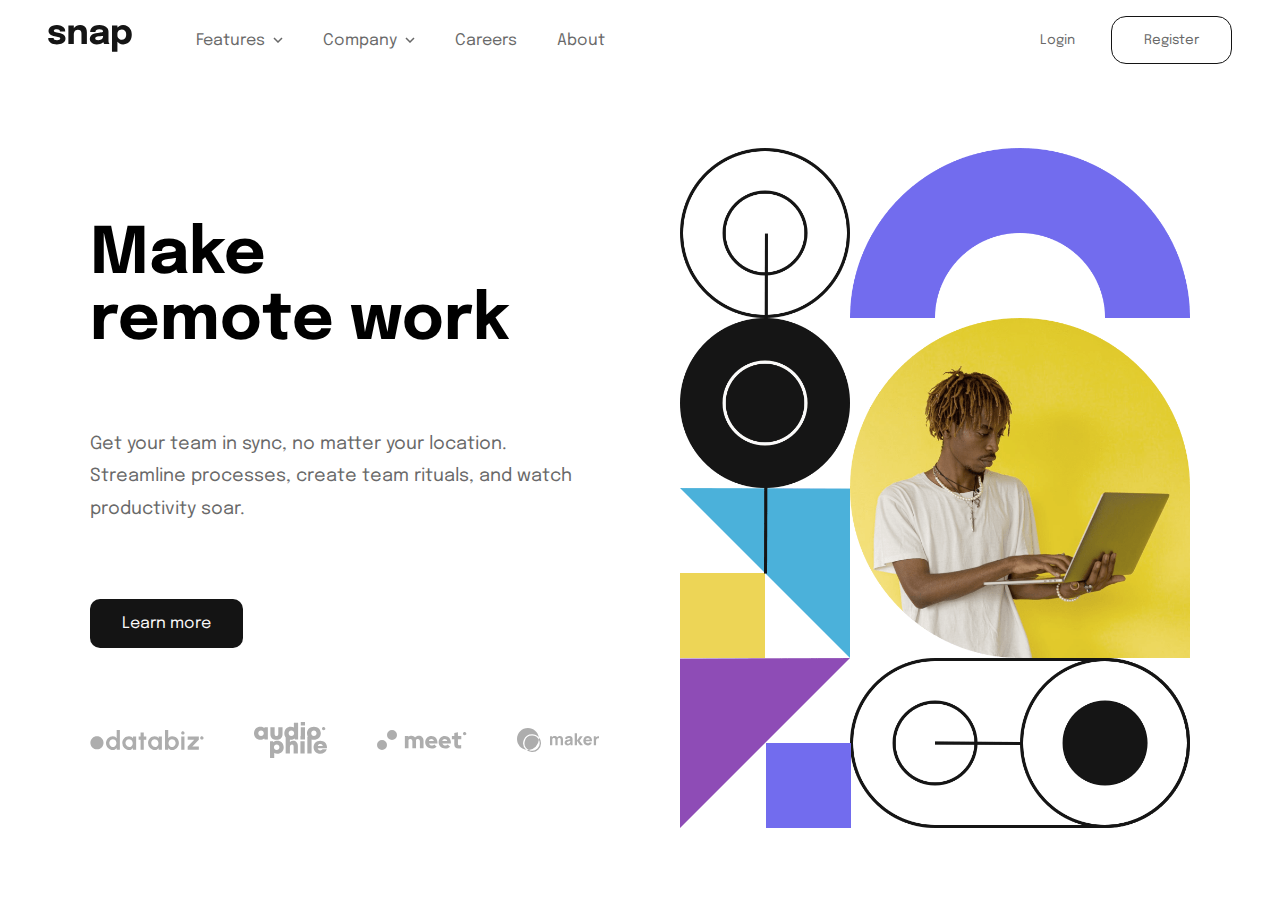
<file: intro-section-with-dropdown-navigation-main/intro-section-with-dropdown-navigation-main/index.html>
<!DOCTYPE html>
<html lang="en">
  <head>
    <meta charset="UTF-8" />
    <meta name="viewport" content="width=device-width, initial-scale=1.0" />
    <link
      rel="icon"
      type="image/png"
      sizes="32x32"
      href="./images/favicon-32x32.png"
    />
    <title>Frontend Mentor | Intro section with dropdown navigation</title>
    <link rel="stylesheet" href="style.css" />
    <script src="app.js" defer></script>
  </head>
  <body>
    <nav>
      <div class="nav-container">
        <div class="nav-left">
          <div class="nav-logo"><img src="./images/logo.svg" alt="logo" /></div>
          <ul class="nav-links">
            <li>
              Features
              <img
                src="./images/icon-arrow-down.svg"
                class="arrow"
                alt="arrow down"
              />
              <div class="sub-menu one">
                <p class="sub-link">
                  <img src="./images/icon-todo.svg" alt="icon" /> Todo List
                </p>
                <p class="sub-link">
                  <img src="./images/icon-calendar.svg" alt="icon" /> Calendar
                </p>
                <p class="sub-link">
                  <img src="./images/icon-reminders.svg" alt="icon" /> Reminders
                </p>
                <p class="sub-link">
                  <img src="./images/icon-planning.svg" alt="icon" /> Planning
                </p>
              </div>
            </li>
            <li>
              Company
              <img
                src="./images/icon-arrow-down.svg"
                class="arrow"
                alt="arrow down"
              />
              <div class="sub-menu two">
                <p class="sub-link">History</p>
                <p class="sub-link">Our Team</p>
                <p class="sub-link">Blog</p>
              </div>
            </li>
            <li>Careers</li>
            <li>About</li>
          </ul>
        </div>
        <div class="mobile-menu-btn">
          <img src="./images/icon-menu.svg" alt="menu" />
        </div>
        <div class="mobile-menu">
          <ul class="mobile-links">
            <li>
              <p>
                Features
                <img
                  src="./images/icon-arrow-down.svg"
                  class="arrow"
                  alt="arrow down"
                />
              </p>
              <div class="mobile-sub">
                <p class="sub-link">
                  <img src="./images/icon-todo.svg" alt="icon" /> Todo List
                </p>
                <p class="sub-link">
                  <img src="./images/icon-calendar.svg" alt="icon" /> Calendar
                </p>
                <p class="sub-link">
                  <img src="./images/icon-reminders.svg" alt="icon" /> Reminders
                </p>
                <p class="sub-link">
                  <img src="./images/icon-planning.svg" alt="icon" /> Planning
                </p>
              </div>
            </li>
            <li>
              <p>
                Company
                <img
                  src="./images/icon-arrow-down.svg"
                  class="arrow"
                  alt="arrow down"
                />
              </p>

              <div class="mobile-sub">
                <p class="sub-link">History</p>
                <p class="sub-link">Our Team</p>
                <p class="sub-link">Blog</p>
              </div>
            </li>
            <li>Careers</li>
            <li>About</li>
          </ul>
        </div>
        <div class="nav-right">
          <button class="transparent-btn">Login</button>
          <button class="outlined-btn">Register</button>
        </div>
      </div>
    </nav>
    <main>
      <div class="main-container">
        <div class="main-left">
          <h1 class="main-heading">
            Make <br />
            remote work
          </h1>
          <p class="main-content">
            Get your team in sync, no matter your location. Streamline
            processes, create team rituals, and watch productivity soar.
          </p>
          <div class="primary-btn">Learn more</div>
          <div class="logoes">
            <img src="./images/client-databiz.svg" alt="brand-logo" />
            <img src="./images/client-audiophile.svg" alt="brand-logo" />
            <img src="./images/client-meet.svg" alt="brand-logo" />
            <img src="./images/client-maker.svg" alt="brand-logo" />
          </div>
        </div>
        <div class="main-right">
          <picture>
            <source
              media="(max-width:800px)"
              srcset="./images/image-hero-mobile.png"
            />
            <img src="./images/image-hero-desktop.png" alt="Flowers" />
          </picture>
        </div>
      </div>
    </main>
    <div class="overflow"></div>
  </body>
</html>
</file>
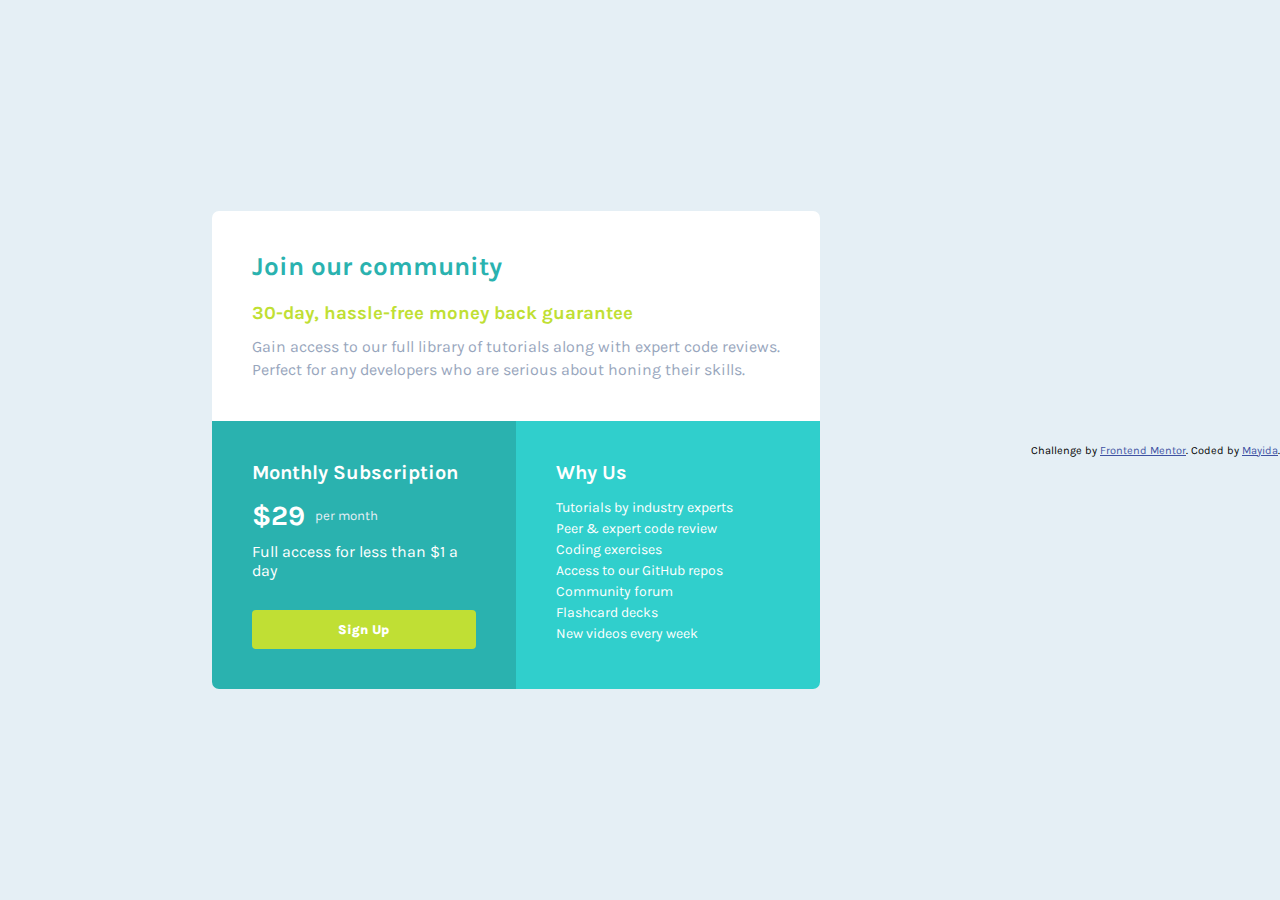
<file: single-price-grid-component-master/single-price-grid-component-master/index.html>
<!DOCTYPE html>
<html lang="en">
<head>
  <meta charset="UTF-8">
  <meta name="viewport" content="width=device-width, initial-scale=1.0"> <!-- displays site properly based on user's device -->

  <link rel="icon" type="image/png" sizes="32x32" href="./images/favicon-32x32.png">
  <link rel="stylesheet" href="./styles.css">
  <title>Frontend Mentor | Single Price Grid Component</title>

  <!-- Feel free to remove these styles or customise in your own stylesheet 👍 -->
  <style>
    .attribution { font-size: 11px; text-align: center; }
    .attribution a { color: hsl(228, 45%, 44%); }
  </style>
</head>
<body>
  <div class="container">
    <div class="wrapper">
      <div class="box join">
        <h1>Join our community</h1>
        <h3>30-day, hassle-free money back guarantee</h3>
        <p>Gain access to our full library of tutorials along with expert code reviews. </p>
        <p>Perfect for any developers who are serious about honing their skills.</p>
      </div>
      <div class="box sub">
        <h2>Monthly Subscription</h2>
        <h5><span class="price">&dollar;29</span> <span>per month</span></h5>
        <p>Full access for less than &dollar;1 a day</p>
        <a href="#">Sign Up</a>
      </div>
      <div class="box why">
        <h2>Why Us</h2>
        <ul>
          <li>Tutorials by industry experts</li>
          <li>Peer &amp; expert code review</li>
          <li>Coding exercises</li>
          <li>Access to our GitHub repos</li>
          <li>Community forum</li>
          <li>Flashcard decks</li>
          <li>New videos every week</li>
        </ul>
      </div>
    </div>
  </div>
  <footer>
    <p class="attribution">
      Challenge by <a href="https://www.frontendmentor.io?ref=challenge" target="_blank">Frontend Mentor</a>. 
      Coded by <a href="#">Mayida</a>.
    </p>
  </footer>
</body>
</html>
</file>
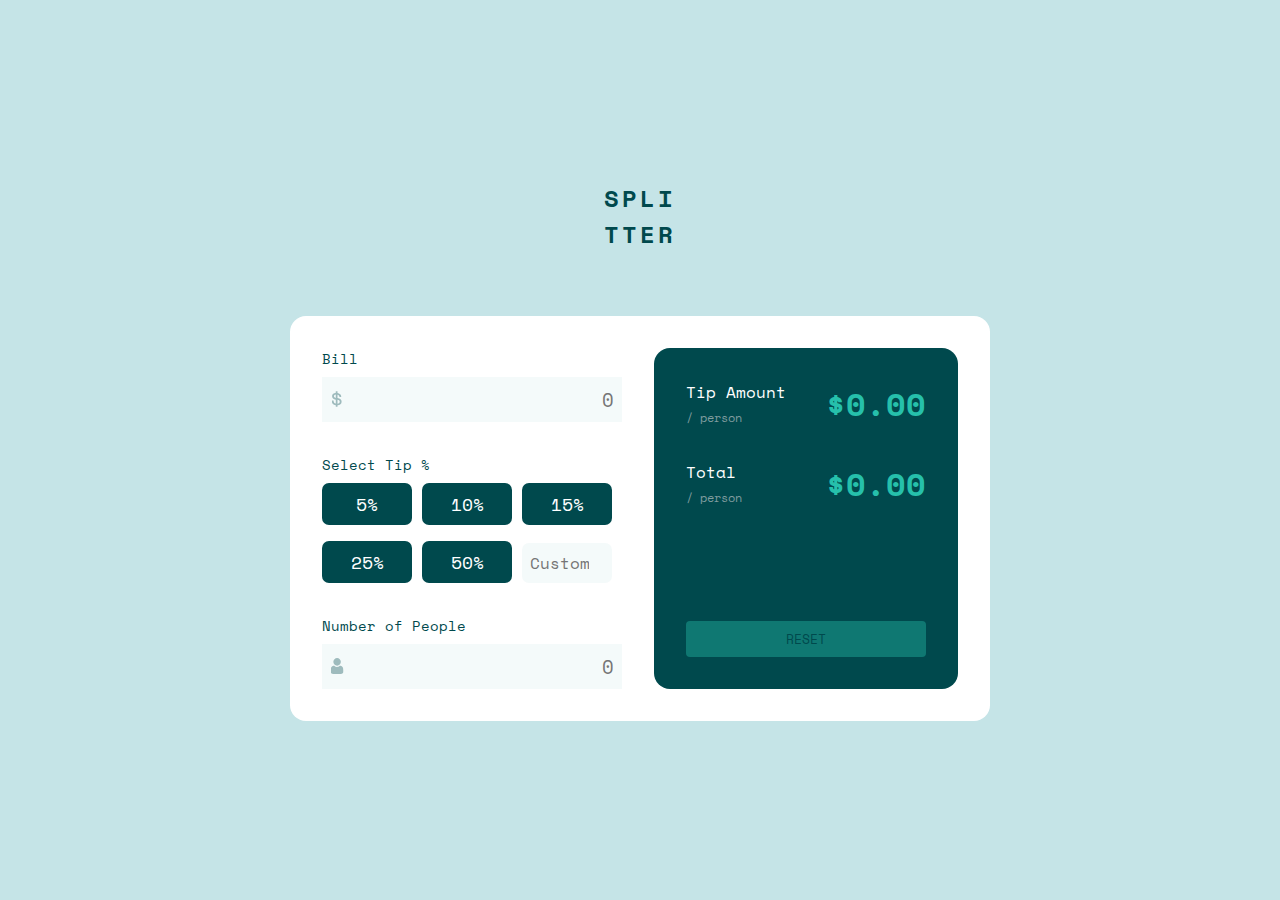
<file: Tip-calculator-app-main/Tip-calculator-app-main/index.html>
<!DOCTYPE html>
<html lang="en">
  <head>
    <meta charset="UTF-8" />
    <meta name="viewport" content="width=device-width, initial-scale=1.0" />
    <link
      rel="icon"
      type="image/png"
      sizes="32x32"
      href="./images/favicon-32x32.png"
    />
    <title>Frontend Mentor | Tip calculator app</title>
    <link rel="stylesheet" href="style.css" />
  </head>
  <body>
    <h2 class="title">
      spli <br />
      tter
    </h2>
    <div class="card">
      <div class="card-container">
        <div class="inputs-section">
          <div class="bill-sec">
            <label for="bill">Bill</label>
            <div class="bill-input">
              <input type="text" placeholder="0" id="bill" />
              <img src="./images/icon-dollar.svg" alt="person" />
            </div>
          </div>
          <div class="tip-sec">
            <label for="tip">Select Tip %</label>
            <div class="tip-btns">
              <div>
                <button>5%</button>
                <button>10%</button>
                <button>15%</button>
              </div>
              <div>
                <button>25%</button>
                <button>50%</button>
                <input type="number" placeholder="Custom" id="custom"/>
              </div>
            </div>
          </div>
          <div class="people-sec">
            <label for="people">Number of People</label>
            <div class="people-input">
              <input type="text" placeholder="0" id="people" />
              <img src="./images/icon-person.svg" alt="person" />
            </div>
          </div>
        </div>
        <div class="outputs-section">
          <div class="tip-amount">
            <p>Tip Amount<br /><span>/ person</span></p>
            <h2 id="tipAmount">$0.00</h2>
          </div>
          <div class="total">
            <p>Total<br /><span>/ person</span></p>
            <h2 id="total">$0.00</h2>
          </div>
          <button class="reset-btn" id="resetBtn">Reset</button>
        </div>
      </div>
    </div>
    <script src="app.js"></script>
  </body>
</html>
</file>
<file: intro-section-with-dropdown-navigation-main/intro-section-with-dropdown-navigation-main/style.css>
@import url("https://fonts.googleapis.com/css2?family=Epilogue:wght@500;700&display=swap");
:root {
  --Almost-White: hsl(0, 0%, 98%);
  --Medium-Gray: hsl(0, 0%, 41%);
  --Almost-Black: hsl(0, 0%, 8%);
}
* {
  font-family: "Epilogue", sans-serif;
  padding: 0;
  margin: 0;
  box-sizing: border-box;
}
body {
  min-height: 100vh;
  width: 100%;
}
img {
  max-width: 100%;
}

/* Buttons */
.outlined-btn,
.transparent-btn {
  padding: 1rem 2rem;
  border-radius: 15px;
  color: var(--Medium-Gray);
  cursor: pointer;
  background-color: transparent;
}
.transparent-btn {
  border: none;
}
.transparent-btn:hover {
  color: var(--Almost-Black);
  font-weight: 700;
}
.outlined-btn {
  border: 1px solid var(--Almost-Black);
}
.outlined-btn:hover {
  color: var(--Almost-Black);
  font-weight: 700;
}
.primary-btn {
  background-color: var(--Almost-Black);
  width: fit-content;
  padding: 1rem 2rem;
  color: var(--Almost-White);
  border-radius: 10px;
  cursor: pointer;
}
.primary-btn:hover {
  background-color: var(--Almost-White);
  border: 1px solid var(--Almost-Black);
  color: var(--Almost-Black);
  font-weight: 700;
}

/* navbar styles */
nav {
  height: 80px;
  display: flex;
  align-items: center;
}
.nav-container {
  display: flex;
  width: 100%;
  align-items: center;
  justify-content: space-between;
  max-width: 1440px;
  margin: 0 auto;
  padding-inline: 3rem;
}
.nav-left {
  display: flex;
  align-items: center;
}
.nav-links {
  display: flex;
  margin-left: 4rem;
  list-style: none;
  gap: 2.5rem;
}
.nav-links li {
  cursor: pointer;
  color: var(--Medium-Gray);
  display: flex;
  align-items: center;
  gap: 0.5rem;
  position: relative;
  user-select: none;
}
.nav-links li:hover {
  color: var(--Almost-Black);
}
.mobile-menu-btn {
  display: none;
}
.mobile-menu {
  display: none;
}
.sub-menu {
  display: none;
  flex-direction: column;
  position: absolute;
  background-color: white;
  gap: 1rem;
  box-shadow: 0px 0px 10px 3px rgba(0, 0, 0, 0.75);
  padding: 1rem;
  border-radius: 10px;
}
.one {
  bottom: -170px;
  right: 0;
}
.two {
  bottom: -136px;
}
.sub-menu .sub-link {
  display: flex;
  align-items: center;
  width: 150px;
  gap: 0.5rem;
}
.active .arrow {
  transform: rotate(180deg);
  transition: 0.2s;
}
.active-menu {
  display: flex !important;
}
/* Main styles */
main {
  display: flex;
  align-items: center;
  justify-content: center;
  height: calc(100vh - 80px);
}
.main-container {
  display: grid;
  max-width: 1100px;
  gap: 5rem;
  grid-template-columns: 1fr 1fr;
}
.main-left {
  display: flex;
  flex-direction: column;
  justify-content: space-evenly;
}
.main-heading {
  font-size: 4rem;
}
.main-content {
  font-size: 18px;
  line-height: 1.8;
  color: var(--Medium-Gray);
}
.logoes {
  display: flex;
  align-items: center;
  justify-content: space-between;
}
@media screen and (max-width: 800px) {
  .nav-container {
    padding-inline: 1rem;
  }
  .mobile-menu-btn {
    display: flex;
    cursor: pointer;
    z-index: 999;
  }
  .mobile-menu {
    display: none;
    flex-direction: column;
    position: absolute;
    right: 0;
    top: 0;
    bottom: 0;
    width: 70%;
    background-color: var(--Almost-White);
    padding: 5rem 2rem;
  }
  .mobile-links {
    display: flex;
    flex-direction: column;
    gap: 1rem;
    list-style: none;
  }
  .mobile-links li {
    display: flex;
    color: var(--Medium-Gray);
    flex-direction: column;
    cursor: pointer;
  }
  .mobile-links li p {
    display: flex;
    align-items: center;
    gap: 1rem;
  }
  .mobile-sub {
    display: none;
    flex-direction: column;
    gap: 1rem;
    margin: 1rem;
  }
  .overflow {
    background-color: black;
    display: none;
    position: absolute;
    top: 0;
    bottom: 0;
    left: 0;
    width: 30%;
    opacity: 0.7;
  }
  .nav-links {
    display: none;
  }
  .nav-right {
    display: none;
  }
  main {
    align-items: flex-start;
  }
  .main-container {
    display: flex;
    flex-direction: column-reverse;
  }
  .main-left {
    align-items: center;
    text-align: center;
    gap: 2rem;
  }
  .main-heading {
    font-size: 2.2rem;
  }
  .main-heading br {
    display: none;
  }
  .logoes {
    width: 100%;
    padding-inline: 1rem;
    flex-wrap: wrap;
  }
}
</file>
<file: single-price-grid-component-master/single-price-grid-component-master/styles.css>
@import url('https://fonts.googleapis.com/css2?family=Karla:wght@400;700&display=swap');

* {
    margin: 0;
    padding: 0;
}

body {
    font-family: 'Karla',
        sans-serif;
    font-size: 16px;
    min-height: 100vh;
    display: flex;
    align-items: center;
    background: hsl(204, 43%, 93%);
}

.container {
    max-width: 960px;
    margin: 0 auto;
}

.wrapper {
    display: grid;
    border-radius: 7px;
    overflow: hidden;
    background-color: #FFF;
    grid-template-columns: 50% 50%;
    grid-template-areas: "a a""b c";
    margin: 2rem 1rem;
}

.box {
    padding: 40px;
}

.join {
    grid-area: a;
}

.sub {
    grid-area: b;
    background-color: hsl(179, 62%, 43%);
}

.why {
    grid-area: c;
    background-color: hsl(179, 62%, 50%);
}

h1 {
    color: hsl(179, 62%, 43%);
    font-size: 26px;
    padding-bottom: 20px;
}

h3 {
    color: hsl(71, 73%, 54%);
    padding-bottom: 12px;
}

.join p {
    color: hsl(218, 22%, 67%);
    line-height: 1.4;
}

h2 {
    color: #FFF;
    font-size: 20px;
    padding-bottom: 15px;
}

h5 {
    display: flex;
    align-items: center;
    padding-bottom: 10px;
}

h5 span.price {
    color: #FFF;
    font-size: 28px;
    font-weight: 700;
    padding-right: 10px;
}

h5 span {
    color: hsl(204, 43%, 93%);
    font-weight: 400;
}

.sub p {
    color: #FFF;
}

.sub a {
    display: block;
    text-align: center;
    background-color: hsl(71, 73%, 54%);
    text-decoration: none;
    color: #FFF;
    font-weight: 800;
    font-size: 13px;
    padding: 12px 0;
    border-radius: 4px;
    margin-top: 30px;
}

.why ul {
    list-style: none;
}

.why li {
    color: #FFF;
    padding-bottom: 4px;
    font-size: 14px;
}

@media only screen and (max-width: 425px) {
    .wrapper {
        grid-template-columns: 100%;
        grid-template-areas: "a""b""c";
    }

    .box {
        padding: 30px;
    }
}
</file>
<file: Tip-calculator-app-main/Tip-calculator-app-main/style.css>
@import url("https://fonts.googleapis.com/css2?family=Space+Mono:wght@700&display=swap");
:root {
  --Strong-cyan: hsl(172, 67%, 45%);
  --Very-dark-cyan: hsl(183, 100%, 15%);
  --Dark-grayish-cyan: hsl(186, 14%, 43%);
  --Grayish-cyan: hsl(184, 14%, 56%);
  --Light-grayish-cyan: hsl(185, 41%, 84%);
  --Very-light-grayish-cyan: hsl(189, 41%, 97%);
  --White: hsl(0, 0%, 100%);
}
* {
  font-family: "Space Mono", monospace;
  padding: 0;
  margin: 0;
  box-sizing: border-box;
}
body {
  min-height: 100vh;
  display: flex;
  align-items: center;
  justify-content: center;
  flex-direction: column;
  background-color: var(--Light-grayish-cyan);
  gap: 4rem;
}
.title {
  color: var(--Very-dark-cyan);
  text-transform: uppercase;
  letter-spacing: 3px;
}
.card {
  background-color: var(--White);
  width: 700px;
  border-radius: 1rem;
}
.card-container {
  display: flex;

  padding: 2rem;
  gap: 2rem;
}
.inputs-section,
.outputs-section {
  width: 50%;
  display: flex;
  flex-direction: column;
}
.outputs-section {
  background-color: var(--Very-dark-cyan);
  border-radius: 1rem;
  padding: 2rem;
}
.bill-sec,
.tip-sec,
.people-sec {
  display: flex;
  flex-direction: column;
  gap: 0.5rem;
}
.inputs-section {
  gap: 2rem;
}
label {
  color: var(--Very-dark-cyan);
  font-size: 14px;
}
.bill-input,
.people-input {
  position: relative;
}
.bill-input input,
.people-input input {
  width: 100%;
  text-align: right;
  padding: 0.5rem;
  border: none;
  font-size: 1.2rem;
  color: var(--Very-dark-cyan);
  background-color: var(--Very-light-grayish-cyan);
  outline-color: var(--Strong-cyan);
}
.bill-input img,
.people-input img {
  position: absolute;
  top: 50%;
  left: 5%;
  transform: translate(-50%, -50%);
}
.tip-btns {
  display: flex;
  flex-direction: column;
  width: 100%;
  gap: 1rem;
}
.tip-btns button {
  width: 90px;
  color: var(--White);
  background-color: var(--Very-dark-cyan);
  border: none;
  padding: 0.5rem;
  cursor: pointer;
  border-radius: 7px;
  font-size: 1.1rem;
}
.tip-btns button:hover {
  background-color: var(--Strong-cyan);
  color: var(--Very-dark-cyan);
}
.selected {
  background-color: var(--Strong-cyan) !important;
  color: var(--Very-dark-cyan) !important;
}
.tip-btns input {
  width: 90px;
  padding: 0.5rem;
  text-align: center;
  font-size: 1rem;
  border: none;
  background-color: var(--Very-light-grayish-cyan);
  border-radius: 7px;
  outline-color: var(--Strong-cyan);
}
.outputs-section {
  gap: 2rem;
}
.tip-amount,
.total {
  display: flex;
  align-items: center;
  justify-content: space-between;
}
.tip-amount h2,
.total h2 {
  color: var(--Strong-cyan);
  font-size: 2rem;
}
.tip-amount p,
.total p {
  color: white;
}
.tip-amount span,
.total span {
  font-size: 12px;
  color: var(--Grayish-cyan);
}
.reset-btn {
  margin-top: auto;
  padding: 0.5rem;
  text-transform: uppercase;
  background-color: var(--Strong-cyan);
  border: none;
  border-radius: 4px;
  cursor: pointer;
  color: var(--Very-dark-cyan);
  opacity: 40%;
}
.reset-btn:hover {
  opacity: 100%;
}
@media screen and (max-width: 750px) {
  body {
    align-items: center;
    justify-content: flex-start;
    padding-top: 2rem;
    gap: 0;
  }
  .inputs-section,
  .outputs-section {
    width: 100%;
  }
  .card {
    width: 100%;
    margin-top: auto;
  }
  .card-container {
    flex-direction: column;
    align-items: center;
  }
  .tip-btns {
    flex-direction: row;
    justify-content: space-between;
  }
  .tip-btns div button {
    width: 130px;
  }
  .tip-btns input {
    width: 130px;
  }
  .tip-btns div {
    display: flex;
    flex-direction: column;
    gap: 1rem;
  }
}
</file>
